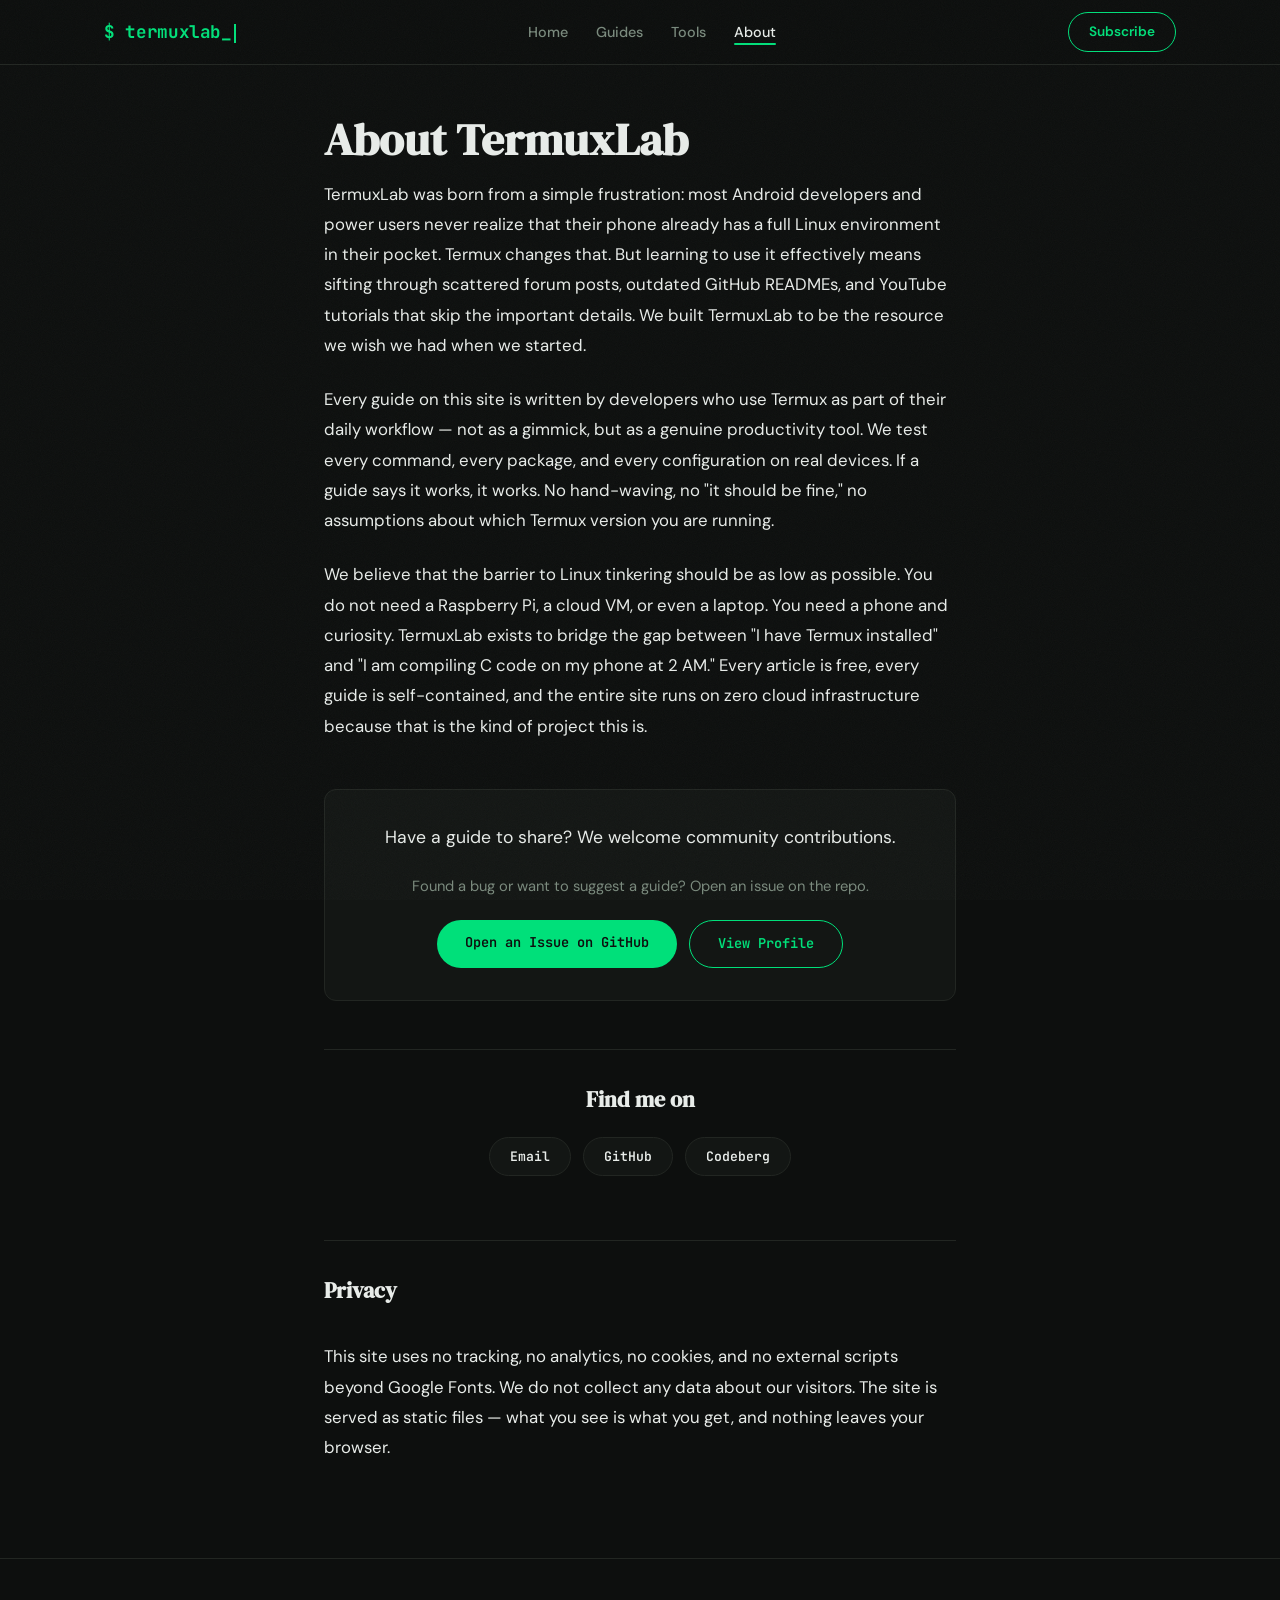
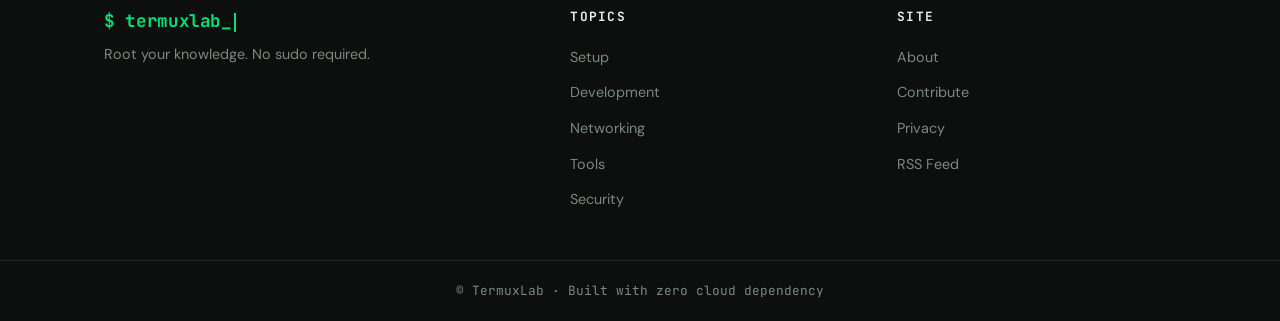
<file: about.html>
<!DOCTYPE html>
<html lang="en">
<head>
  <meta charset="UTF-8">
  <meta name="viewport" content="width=device-width, initial-scale=1.0">
  <title>About — TermuxLab</title>
  <meta name="description" content="About TermuxLab — a Termux-focused tech blog built with zero cloud dependency.">
  <meta property="og:title" content="About — TermuxLab">
  <meta property="og:description" content="About TermuxLab — a Termux-focused tech blog built with zero cloud dependency.">
  <meta property="og:url" content="https://iamshivanshcoder.github.io/termuxlab/about.html">
  <meta property="og:type" content="website">
  <link rel="preconnect" href="https://fonts.googleapis.com">
  <link rel="preconnect" href="https://fonts.gstatic.com" crossorigin>
  <link href="https://fonts.googleapis.com/css2?family=DM+Sans:ital,opsz,wght@0,9..40,300..700;1,9..40,300..700&family=DM+Serif+Display&family=JetBrains+Mono:wght@400;600;700&display=swap" rel="stylesheet">
  <link rel="stylesheet" href="style.css">
</head>
<body>

  <!-- Navbar -->
  <nav class="navbar">
    <div class="navbar-inner">
      <a href="index.html" class="logo">$ termuxlab_<span class="cursor"></span></a>
      <ul class="nav-links">
        <li><a href="index.html">Home</a></li>
        <li><a href="guides.html">Guides</a></li>
        <li><a href="tools.html">Tools</a></li>
        <li><a href="about.html" class="active">About</a></li>
      </ul>
      <a href="https://github.com/IamShivanshCoder" target="_blank" rel="noopener" class="btn-subscribe" style="text-decoration:none;display:inline-flex;align-items:center">Subscribe</a>
      <button class="hamburger" aria-label="Menu" onclick="toggleMenu()">
        <span></span><span></span><span></span>
      </button>
    </div>
  </nav>

  <!-- Mobile menu -->
  <div id="mobile-menu" class="mobile-menu">
    <a href="index.html">Home</a>
    <a href="guides.html">Guides</a>
    <a href="tools.html">Tools</a>
    <a href="about.html" class="active">About</a>
    <a href="https://github.com/IamShivanshCoder" target="_blank" rel="noopener" class="mobile-subscribe">Subscribe →</a>
  </div>

  <!-- Main content -->
  <main class="about-content">
    <h1 class="page-title">About TermuxLab</h1>

    <p>TermuxLab was born from a simple frustration: most Android developers and power users never realize that their phone already has a full Linux environment in their pocket. Termux changes that. But learning to use it effectively means sifting through scattered forum posts, outdated GitHub READMEs, and YouTube tutorials that skip the important details. We built TermuxLab to be the resource we wish we had when we started.</p>

    <p>Every guide on this site is written by developers who use Termux as part of their daily workflow — not as a gimmick, but as a genuine productivity tool. We test every command, every package, and every configuration on real devices. If a guide says it works, it works. No hand-waving, no "it should be fine," no assumptions about which Termux version you are running.</p>

    <p>We believe that the barrier to Linux tinkering should be as low as possible. You do not need a Raspberry Pi, a cloud VM, or even a laptop. You need a phone and curiosity. TermuxLab exists to bridge the gap between "I have Termux installed" and "I am compiling C code on my phone at 2 AM." Every article is free, every guide is self-contained, and the entire site runs on zero cloud infrastructure because that is the kind of project this is.</p>

    <!-- Contribute section -->
    <div id="contribute" class="contribute-box">
      <p>Have a guide to share? We welcome community contributions.</p>
      <p style="font-size:0.92rem;color:var(--muted);margin-bottom:20px;">Found a bug or want to suggest a guide? Open an issue on the repo.</p>
      <div style="display:flex;gap:12px;justify-content:center;flex-wrap:wrap;">
        <a href="https://github.com/IamShivanshCoder/termux-lab" target="_blank" rel="noopener" class="btn-contribute">Open an Issue on GitHub</a>
        <a href="https://github.com/IamShivanshCoder" target="_blank" rel="noopener" class="btn-contribute" style="background:var(--surface);color:var(--accent);border:1.5px solid var(--accent);">View Profile</a>
      </div>
    </div>

    <!-- Social links -->
    <div id="contact" style="margin-top:48px;padding-top:32px;border-top:1px solid var(--border);text-align:center;">
      <h2 class="section-heading" style="font-size:1.4rem;margin-bottom:20px;">Find me on</h2>
      <div style="display:flex;gap:12px;justify-content:center;flex-wrap:wrap;">
        <a href="mailto:shivanshbansal0308@gmail.com" class="social-pill">Email</a>
        <a href="https://github.com/IamShivanshCoder" target="_blank" rel="noopener" class="social-pill">GitHub</a>
        <a href="https://codeberg.org/ShivanshBansal" target="_blank" rel="noopener" class="social-pill">Codeberg</a>
      </div>
    </div>

    <!-- Privacy anchor -->
    <div id="privacy" style="margin-top:64px;padding-top:32px;border-top:1px solid var(--border);">
      <h2 class="section-heading" style="font-size:1.4rem;">Privacy</h2>
      <p>This site uses no tracking, no analytics, no cookies, and no external scripts beyond Google Fonts. We do not collect any data about our visitors. The site is served as static files — what you see is what you get, and nothing leaves your browser.</p>
    </div>
  </main>

  <!-- Footer -->
  <footer class="footer">
    <div class="footer-inner">
      <div class="footer-brand">
        <div class="logo">$ termuxlab_<span class="cursor"></span></div>
        <p class="tagline">Root your knowledge. No sudo required.</p>
      </div>
      <div>
        <h3 class="footer-heading">Topics</h3>
        <ul class="footer-links">
          <li><a href="guides.html?category=Setup">Setup</a></li>
          <li><a href="guides.html?category=Dev">Development</a></li>
          <li><a href="guides.html?category=Networking">Networking</a></li>
          <li><a href="tools.html">Tools</a></li>
          <li><a href="guides.html?category=Security">Security</a></li>
        </ul>
      </div>
      <div>
        <h3 class="footer-heading">Site</h3>
        <ul class="footer-links">
          <li><a href="about.html">About</a></li>
          <li><a href="https://codeberg.org/ShivanshBansal" target="_blank" rel="noopener">Contribute</a></li>
          <li><a href="about.html#privacy">Privacy</a></li>
          <li><a href="mailto:shivanshbansal0308@gmail.com">RSS Feed</a></li>
        </ul>
      </div>
    </div>
    <div class="footer-bottom">
      &copy; TermuxLab &middot; Built with zero cloud dependency
    </div>
  </footer>

  <script>
    function toggleMenu() {
      var menu = document.getElementById("mobile-menu");
      var hamburger = document.querySelector(".hamburger");
      menu.classList.toggle("open");
      hamburger.classList.toggle("open");
    }

    document.querySelectorAll(".mobile-menu a").forEach(function (link) {
      link.addEventListener("click", function () {
        document.getElementById("mobile-menu").classList.remove("open");
        document.querySelector(".hamburger").classList.remove("open");
      });
    });

    // Logo typo animation: termuxlab → termixlab → termuxlab
    // Only targets navbar logo to avoid interfering with footer or nav links
    (function () {
      var logo = document.querySelector("nav .logo");
      if (!logo) return;

      var textNode = null;
      logo.childNodes.forEach(function (node) {
        if (node.nodeType === Node.TEXT_NODE) textNode = node;
      });
      if (!textNode) return;

      var cycle = [
        function (cb) { typeText(textNode, "$ term", 80, cb); },
        function (cb) { typeText(textNode, "$ termixlab_", 80, cb); },
        function (cb) { setTimeout(cb, 600); },
        function (cb) { typeText(textNode, "$ term", 80, cb); },
        function (cb) { typeText(textNode, "$ termuxlab_", 80, cb); },
        function (cb) { setTimeout(cb, 6000); }
      ];

      var phase = 0;
      function runNext() {
        cycle[phase](function () {
          phase = (phase + 1) % cycle.length;
          runNext();
        });
      }
      setTimeout(runNext, 5000);

      function typeText(node, target, speed, cb) {
        var current = node.textContent;
        if (current === target) { cb(); return; }
        var tLen = target.length;
        var cLen = current.length;
        if (cLen > tLen || current.slice(0, Math.min(cLen, tLen)) !== target.slice(0, Math.min(cLen, tLen))) {
          var i = cLen;
          function back() {
            if (i <= 0 || current.slice(0, i) === target.slice(0, Math.min(i, tLen))) { typeFwd(node, target, i, speed, cb); return; }
            i--; node.textContent = current.slice(0, i); setTimeout(back, speed);
          }
          back();
        } else { typeFwd(node, target, cLen, speed, cb); }
      }

      function typeFwd(node, target, start, speed, cb) {
        var i = start;
        function type() { if (i >= target.length) { cb(); return; } i++; node.textContent = target.slice(0, i); setTimeout(type, speed); }
        type();
      }
    })();
  </script>
</body>
</html>
</file>
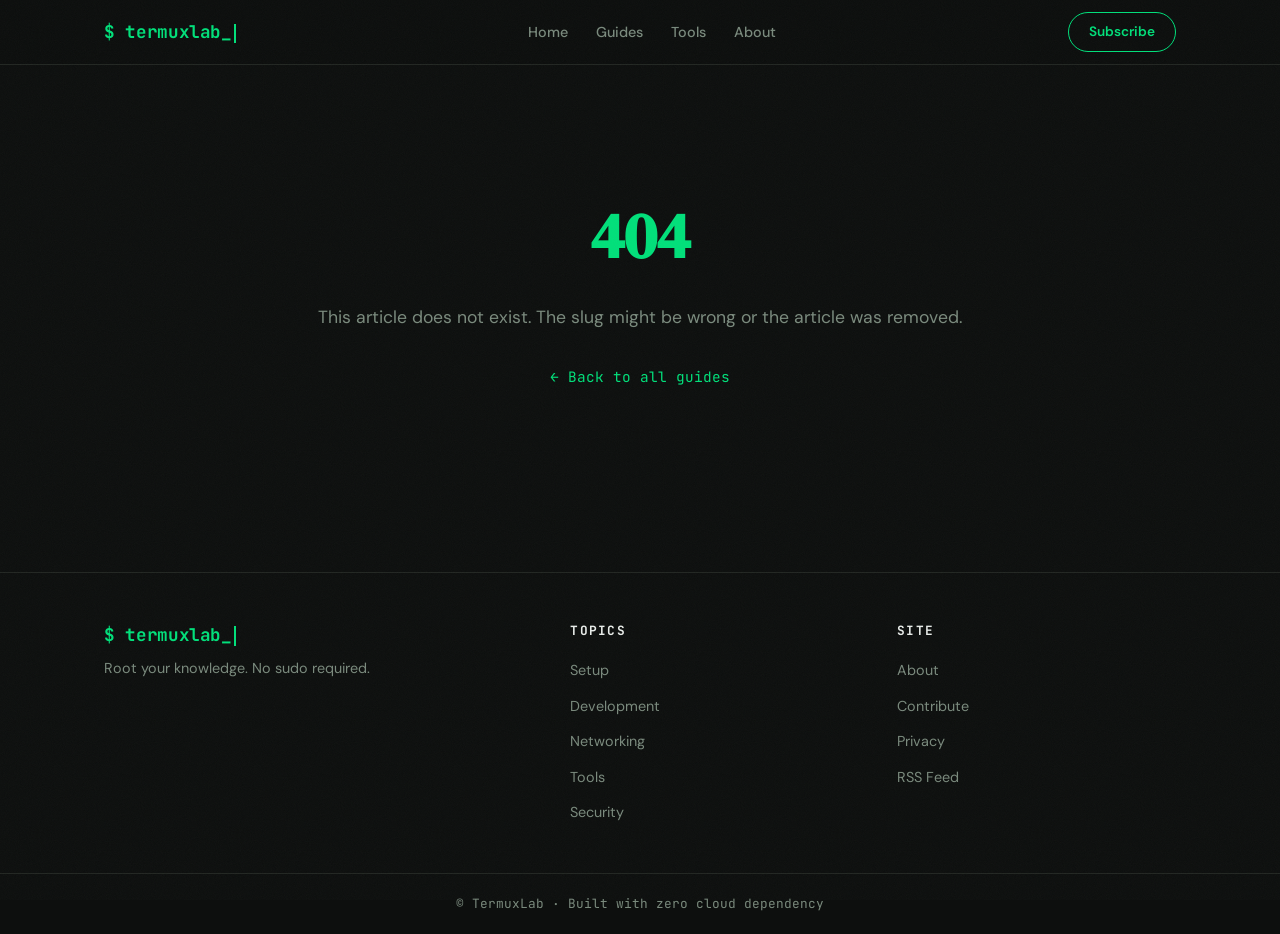
<file: article.html>
<!DOCTYPE html>
<html lang="en">
<head>
  <meta charset="UTF-8">
  <meta name="viewport" content="width=device-width, initial-scale=1.0">
  <title>TermuxLab — Article</title>
  <meta name="description" content="Read this TermuxLab guide on your Android terminal.">
  <meta property="og:title" content="TermuxLab — Article">
  <meta property="og:description" content="Read this TermuxLab guide on your Android terminal.">
  <meta property="og:url" content="https://iamshivanshcoder.github.io/termuxlab/article.html">
  <meta property="og:type" content="article">
  <link rel="preconnect" href="https://fonts.googleapis.com">
  <link rel="preconnect" href="https://fonts.gstatic.com" crossorigin>
  <link href="https://fonts.googleapis.com/css2?family=DM+Sans:ital,opsz,wght@0,9..40,300..700;1,9..40,300..700&family=DM+Serif+Display&family=JetBrains+Mono:wght@400;600;700&display=swap" rel="stylesheet">
  <link rel="stylesheet" href="style.css">
</head>
<body>

  <!-- Reading progress bar -->
  <div id="progress-bar" class="progress-bar"></div>

  <!-- Navbar -->
  <nav class="navbar">
    <div class="navbar-inner">
      <a href="index.html" class="logo">$ termuxlab_<span class="cursor"></span></a>
      <ul class="nav-links">
        <li><a href="index.html">Home</a></li>
        <li><a href="guides.html">Guides</a></li>
        <li><a href="tools.html">Tools</a></li>
        <li><a href="about.html">About</a></li>
      </ul>
      <a href="https://github.com/IamShivanshCoder" target="_blank" rel="noopener" class="btn-subscribe" style="text-decoration:none;display:inline-flex;align-items:center">Subscribe</a>
      <button class="hamburger" aria-label="Menu" onclick="toggleMenu()">
        <span></span><span></span><span></span>
      </button>
    </div>
  </nav>

  <!-- Mobile menu -->
  <div id="mobile-menu" class="mobile-menu">
    <a href="index.html">Home</a>
    <a href="guides.html">Guides</a>
    <a href="tools.html">Tools</a>
    <a href="about.html">About</a>
    <a href="https://github.com/IamShivanshCoder" target="_blank" rel="noopener" class="mobile-subscribe">Subscribe →</a>
  </div>

  <!-- Main content rendered by JS -->
  <main id="article-content"></main>

  <!-- Footer -->
  <footer class="footer">
    <div class="footer-inner">
      <div class="footer-brand">
        <div class="logo">$ termuxlab_<span class="cursor"></span></div>
        <p class="tagline">Root your knowledge. No sudo required.</p>
      </div>
      <div>
        <h3 class="footer-heading">Topics</h3>
        <ul class="footer-links">
          <li><a href="guides.html?category=Setup">Setup</a></li>
          <li><a href="guides.html?category=Dev">Development</a></li>
          <li><a href="guides.html?category=Networking">Networking</a></li>
          <li><a href="tools.html">Tools</a></li>
          <li><a href="guides.html?category=Security">Security</a></li>
        </ul>
      </div>
      <div>
        <h3 class="footer-heading">Site</h3>
        <ul class="footer-links">
          <li><a href="about.html">About</a></li>
          <li><a href="https://codeberg.org/ShivanshBansal" target="_blank" rel="noopener">Contribute</a></li>
          <li><a href="about.html#privacy">Privacy</a></li>
          <li><a href="mailto:shivanshbansal0308@gmail.com">RSS Feed</a></li>
        </ul>
      </div>
    </div>
    <div class="footer-bottom">
      &copy; TermuxLab &middot; Built with zero cloud dependency
    </div>
  </footer>

  <script>
    window.onArticlesReady = function () {
      var params = new URLSearchParams(window.location.search);
      var slug = params.get("id");
      var container = document.getElementById("article-content");

      if (!slug) {
        render404(container);
        return;
      }

      var article = null;
      for (var i = 0; i < ARTICLES.length; i++) {
        if (ARTICLES[i].id === slug) {
          article = ARTICLES[i];
          break;
        }
      }

      if (!article) {
        render404(container);
        return;
      }

      document.title = article.title + " — TermuxLab";
      updateMetaTag("description", article.subtitle);
      updateMetaTag("og:title", article.title + " — TermuxLab");
      updateMetaTag("og:description", article.subtitle);

      var initials = article.author.split(" ").map(function (w) { return w[0]; }).join("").toUpperCase().slice(0, 2);

      var html = "";
      html += '<div class="article-header">';
      html += '  <span class="hero-tag">' + escapeHtml(article.category) + '</span>';
      html += '  <p class="readtime-inline">' + escapeHtml(article.readTime) + '</p>';
      html += '  <h1 class="article-title">' + escapeHtml(article.title) + '</h1>';
      html += '  <p class="article-subtitle">' + escapeHtml(article.subtitle) + '</p>';
      html += '  <div class="author-row">';
      html += '    <div class="author-avatar">' + initials + '</div>';
      html += '    <div class="author-info">';
      html += '      <div class="author-name">' + escapeHtml(article.author) + '</div>';
      html += '      <div class="author-date">' + escapeHtml(article.date) + '</div>';
      html += '    </div>';
      html += '  </div>';
      html += '</div>';

      html += '<div class="article-cover-wrap">';
      html += '  <img class="article-cover" src="' + article.cover + '" alt="' + escapeHtml(article.title) + '">';
      html += '</div>';

      html += '<div class="article-body">';
      html += article.content;
      html += '</div>';

      html += '<div class="article-bottom">';
      html += '  <a href="guides.html" class="back-link">&larr; Back to all guides</a>';
      html += '  <h3 class="more-heading">More guides</h3>';

      var others = ARTICLES.filter(function (a) { return a.id !== article.id; });
      shuffleArray(others);
      var picks = others.slice(0, 2);

      html += '  <div class="more-grid">';
      picks.forEach(function (a) {
        html +=
          '<a href="article.html?id=' + encodeURIComponent(a.id) + '" class="more-card">' +
            '<img class="more-card-cover" src="' + a.cover + '" alt="' + escapeHtml(a.title) + '" loading="lazy">' +
            '<div class="more-card-body">' +
              '<span class="card-tag">' + escapeHtml(a.category) + '</span>' +
              '<h4 class="card-title">' + escapeHtml(a.title) + '</h4>' +
              '<div class="card-meta">' +
                '<span>' + escapeHtml(a.readTime) + '</span>' +
              '</div>' +
            '</div>' +
          '</a>';
      });
      html += '  </div>';
      html += '</div>';

      container.innerHTML = html;
    };

    function render404(container) {
      container.innerHTML =
        '<div class="not-found">' +
          '<h1>404</h1>' +
          '<p>This article does not exist. The slug might be wrong or the article was removed.</p>' +
          '<a href="guides.html" class="back-link" style="justify-content:center">&larr; Back to all guides</a>' +
        '</div>';
    }

    function shuffleArray(arr) {
      for (var i = arr.length - 1; i > 0; i--) {
        var j = Math.floor(Math.random() * (i + 1));
        var tmp = arr[i];
        arr[i] = arr[j];
        arr[j] = tmp;
      }
    }

    function escapeHtml(text) {
      var div = document.createElement("div");
      div.appendChild(document.createTextNode(text));
      return div.innerHTML;
    }

    function updateMetaTag(name, content) {
      var meta = document.querySelector('meta[name="' + name + '"]') ||
                 document.querySelector('meta[property="' + name + '"]');
      if (meta) meta.setAttribute("content", content);
    }

    var progressBar = document.getElementById("progress-bar");
    if (progressBar) {
      window.addEventListener("scroll", function () {
        var scrollTop = window.pageYOffset || document.documentElement.scrollTop;
        var docHeight = document.documentElement.scrollHeight - document.documentElement.clientHeight;
        var scrollPercent = docHeight > 0 ? (scrollTop / docHeight) * 100 : 0;
        progressBar.style.width = scrollPercent + "%";
      });
    }

    function toggleMenu() {
      var menu = document.getElementById("mobile-menu");
      var hamburger = document.querySelector(".hamburger");
      menu.classList.toggle("open");
      hamburger.classList.toggle("open");
    }

    document.querySelectorAll(".mobile-menu a").forEach(function (link) {
      link.addEventListener("click", function () {
        document.getElementById("mobile-menu").classList.remove("open");
        document.querySelector(".hamburger").classList.remove("open");
      });
    });

    // Logo typo animation: termuxlab → termixlab → termuxlab
    (function () {
      var logo = document.querySelector("nav .logo");
      if (!logo) return;

      var textNode = null;
      logo.childNodes.forEach(function (node) {
        if (node.nodeType === Node.TEXT_NODE) textNode = node;
      });
      if (!textNode) return;

      var cycle = [
        function (cb) { typeText(textNode, "$ term", 80, cb); },
        function (cb) { typeText(textNode, "$ termixlab_", 80, cb); },
        function (cb) { setTimeout(cb, 600); },
        function (cb) { typeText(textNode, "$ term", 80, cb); },
        function (cb) { typeText(textNode, "$ termuxlab_", 80, cb); },
        function (cb) { setTimeout(cb, 6000); }
      ];

      var phase = 0;
      function runNext() {
        cycle[phase](function () {
          phase = (phase + 1) % cycle.length;
          runNext();
        });
      }
      setTimeout(runNext, 5000);

      function typeText(node, target, speed, cb) {
        var current = node.textContent;
        if (current === target) { cb(); return; }
        var tLen = target.length;
        var cLen = current.length;
        if (cLen > tLen || current.slice(0, Math.min(cLen, tLen)) !== target.slice(0, Math.min(cLen, tLen))) {
          var i = cLen;
          function back() {
            if (i <= 0 || current.slice(0, i) === target.slice(0, Math.min(i, tLen))) { typeFwd(node, target, i, speed, cb); return; }
            i--; node.textContent = current.slice(0, i); setTimeout(back, speed);
          }
          back();
        } else { typeFwd(node, target, cLen, speed, cb); }
      }

      function typeFwd(node, target, start, speed, cb) {
        var i = start;
        function type() { if (i >= target.length) { cb(); return; } i++; node.textContent = target.slice(0, i); setTimeout(type, speed); }
        type();
      }
    })();
  </script>
  <script src="articles/index.js"></script>
  <script src="js/loader.js"></script>
</body>
</html>
</file>
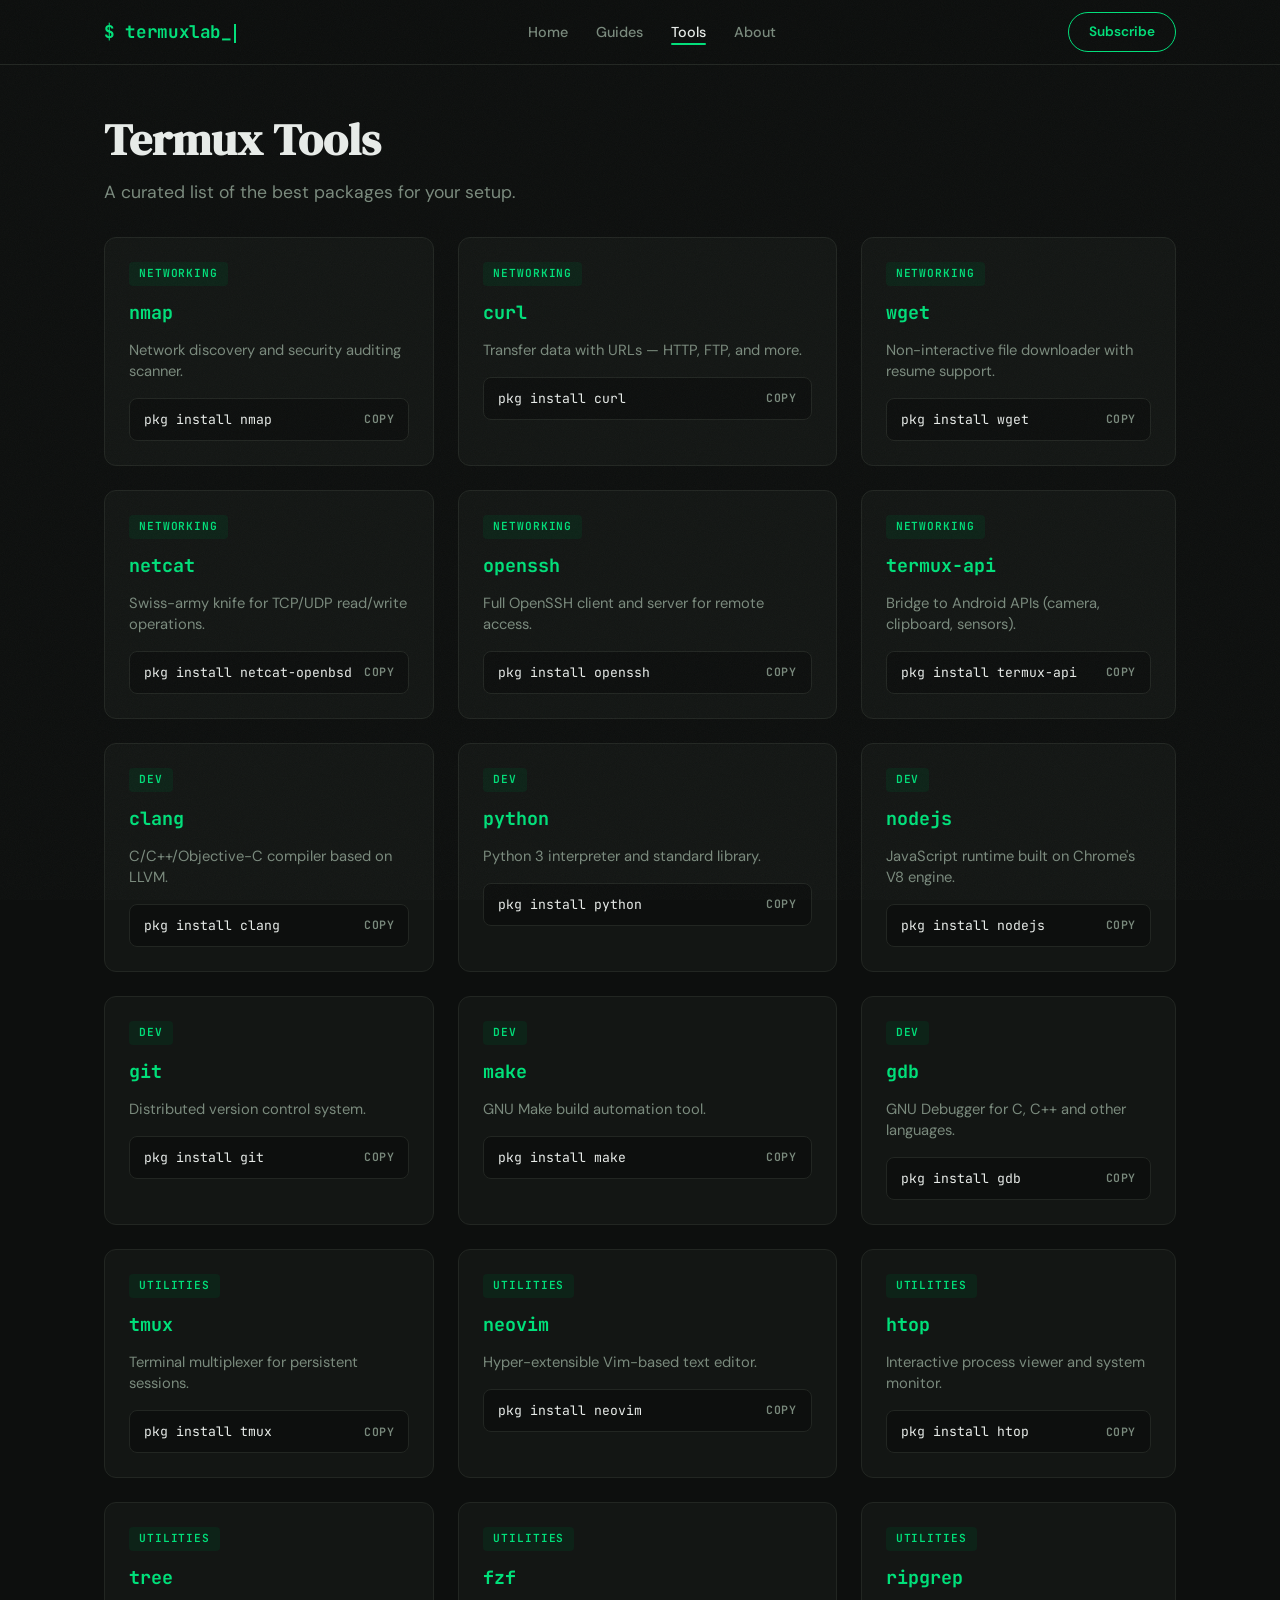
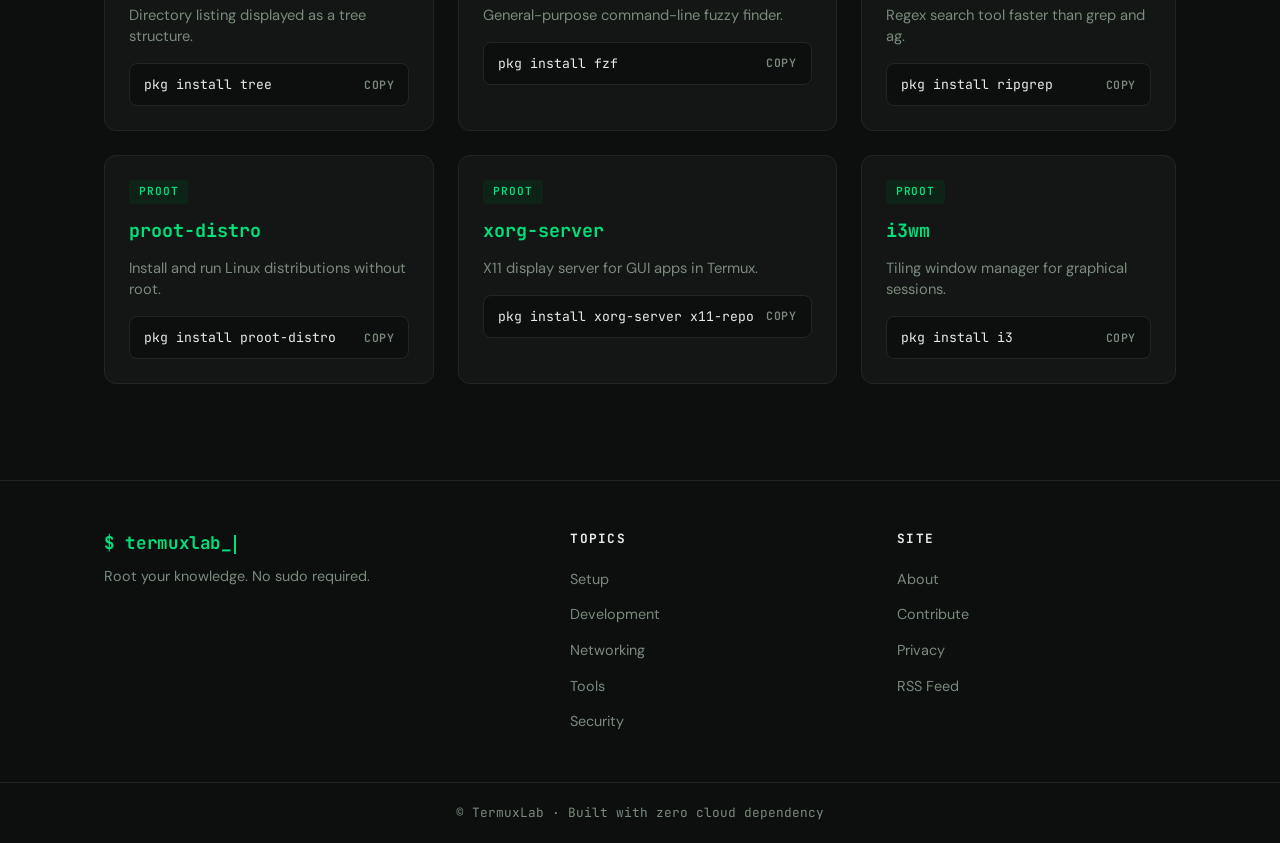
<file: tools.html>
<!DOCTYPE html>
<html lang="en">
<head>
  <meta charset="UTF-8">
  <meta name="viewport" content="width=device-width, initial-scale=1.0">
  <title>Termux Tools — TermuxLab</title>
  <meta name="description" content="Curated list of the best Termux packages for networking, development, utilities, and proot setups.">
  <meta property="og:title" content="Termux Tools — TermuxLab">
  <meta property="og:description" content="Curated list of the best Termux packages for networking, development, utilities, and proot setups.">
  <meta property="og:url" content="https://iamshivanshcoder.github.io/termuxlab/tools.html">
  <meta property="og:type" content="website">
  <link rel="preconnect" href="https://fonts.googleapis.com">
  <link rel="preconnect" href="https://fonts.gstatic.com" crossorigin>
  <link href="https://fonts.googleapis.com/css2?family=DM+Sans:ital,opsz,wght@0,9..40,300..700;1,9..40,300..700&family=DM+Serif+Display&family=JetBrains+Mono:wght@400;600;700&display=swap" rel="stylesheet">
  <link rel="stylesheet" href="style.css">
</head>
<body>

  <!-- Navbar -->
  <nav class="navbar">
    <div class="navbar-inner">
      <a href="index.html" class="logo">$ termuxlab_<span class="cursor"></span></a>
      <ul class="nav-links">
        <li><a href="index.html">Home</a></li>
        <li><a href="guides.html">Guides</a></li>
        <li><a href="tools.html" class="active">Tools</a></li>
        <li><a href="about.html">About</a></li>
      </ul>
      <a href="https://github.com/IamShivanshCoder" target="_blank" rel="noopener" class="btn-subscribe" style="text-decoration:none;display:inline-flex;align-items:center">Subscribe</a>
      <button class="hamburger" aria-label="Menu" onclick="toggleMenu()">
        <span></span><span></span><span></span>
      </button>
    </div>
  </nav>

  <!-- Mobile menu -->
  <div id="mobile-menu" class="mobile-menu">
    <a href="index.html">Home</a>
    <a href="guides.html">Guides</a>
    <a href="tools.html" class="active">Tools</a>
    <a href="about.html">About</a>
    <a href="https://github.com/IamShivanshCoder" target="_blank" rel="noopener" class="mobile-subscribe">Subscribe →</a>
  </div>

  <!-- Main content -->
  <main class="container">
    <div class="page-header">
      <h1 class="page-title">Termux Tools</h1>
      <p class="page-subtitle">A curated list of the best packages for your setup.</p>
    </div>

    <div id="tools-grid" class="article-grid" style="padding-bottom:64px;"></div>
  </main>

  <!-- Footer -->
  <footer class="footer">
    <div class="footer-inner">
      <div class="footer-brand">
        <div class="logo">$ termuxlab_<span class="cursor"></span></div>
        <p class="tagline">Root your knowledge. No sudo required.</p>
      </div>
      <div>
        <h3 class="footer-heading">Topics</h3>
        <ul class="footer-links">
          <li><a href="guides.html?category=Setup">Setup</a></li>
          <li><a href="guides.html?category=Dev">Development</a></li>
          <li><a href="guides.html?category=Networking">Networking</a></li>
          <li><a href="tools.html">Tools</a></li>
          <li><a href="guides.html?category=Security">Security</a></li>
        </ul>
      </div>
      <div>
        <h3 class="footer-heading">Site</h3>
        <ul class="footer-links">
          <li><a href="about.html">About</a></li>
          <li><a href="https://codeberg.org/ShivanshBansal" target="_blank" rel="noopener">Contribute</a></li>
          <li><a href="about.html#privacy">Privacy</a></li>
          <li><a href="mailto:shivanshbansal0308@gmail.com">RSS Feed</a></li>
        </ul>
      </div>
    </div>
    <div class="footer-bottom">
      &copy; TermuxLab &middot; Built with zero cloud dependency
    </div>
  </footer>

  <script>
    var TOOLS = [
      { name: "nmap",        desc: "Network discovery and security auditing scanner.",           category: "Networking",  cmd: "pkg install nmap" },
      { name: "curl",        desc: "Transfer data with URLs — HTTP, FTP, and more.",             category: "Networking",  cmd: "pkg install curl" },
      { name: "wget",        desc: "Non-interactive file downloader with resume support.",       category: "Networking",  cmd: "pkg install wget" },
      { name: "netcat",      desc: "Swiss-army knife for TCP/UDP read/write operations.",        category: "Networking",  cmd: "pkg install netcat-openbsd" },
      { name: "openssh",     desc: "Full OpenSSH client and server for remote access.",          category: "Networking",  cmd: "pkg install openssh" },
      { name: "termux-api",  desc: "Bridge to Android APIs (camera, clipboard, sensors).",       category: "Networking",  cmd: "pkg install termux-api" },
      { name: "clang",       desc: "C/C++/Objective-C compiler based on LLVM.",                  category: "Dev",         cmd: "pkg install clang" },
      { name: "python",      desc: "Python 3 interpreter and standard library.",                 category: "Dev",         cmd: "pkg install python" },
      { name: "nodejs",      desc: "JavaScript runtime built on Chrome's V8 engine.",            category: "Dev",         cmd: "pkg install nodejs" },
      { name: "git",         desc: "Distributed version control system.",                        category: "Dev",         cmd: "pkg install git" },
      { name: "make",        desc: "GNU Make build automation tool.",                            category: "Dev",         cmd: "pkg install make" },
      { name: "gdb",         desc: "GNU Debugger for C, C++ and other languages.",              category: "Dev",         cmd: "pkg install gdb" },
      { name: "tmux",        desc: "Terminal multiplexer for persistent sessions.",              category: "Utilities",   cmd: "pkg install tmux" },
      { name: "neovim",      desc: "Hyper-extensible Vim-based text editor.",                    category: "Utilities",   cmd: "pkg install neovim" },
      { name: "htop",        desc: "Interactive process viewer and system monitor.",             category: "Utilities",   cmd: "pkg install htop" },
      { name: "tree",        desc: "Directory listing displayed as a tree structure.",           category: "Utilities",   cmd: "pkg install tree" },
      { name: "fzf",         desc: "General-purpose command-line fuzzy finder.",                 category: "Utilities",   cmd: "pkg install fzf" },
      { name: "ripgrep",     desc: "Regex search tool faster than grep and ag.",                 category: "Utilities",   cmd: "pkg install ripgrep" },
      { name: "proot-distro",desc: "Install and run Linux distributions without root.",          category: "Proot",       cmd: "pkg install proot-distro" },
      { name: "xorg-server", desc: "X11 display server for GUI apps in Termux.",                 category: "Proot",       cmd: "pkg install xorg-server x11-repo" },
      { name: "i3wm",        desc: "Tiling window manager for graphical sessions.",              category: "Proot",       cmd: "pkg install i3" }
    ];

    document.addEventListener("DOMContentLoaded", function () {
      var grid = document.getElementById("tools-grid");
      var html = "";
      TOOLS.forEach(function (tool) {
        html +=
          '<div class="tool-card">' +
            '<span class="card-tag">' + tool.category + '</span>' +
            '<h3 class="tool-name">' + escapeHtml(tool.name) + '</h3>' +
            '<p class="tool-desc">' + escapeHtml(tool.desc) + '</p>' +
            '<div class="tool-code" data-cmd="' + escapeHtml(tool.cmd) + '" onclick="copyCmd(this)">' +
              '<code>' + escapeHtml(tool.cmd) + '</code>' +
              '<span class="copy-label">Copy</span>' +
            '</div>' +
          '</div>';
      });
      grid.innerHTML = html;
    });

    function copyCmd(el) {
      var cmd = el.getAttribute("data-cmd");
      var label = el.querySelector(".copy-label");
      if (navigator.clipboard && navigator.clipboard.writeText) {
        navigator.clipboard.writeText(cmd).then(function () { showCopied(el, label); });
      } else {
        var ta = document.createElement("textarea");
        ta.value = cmd;
        ta.style.position = "fixed";
        ta.style.opacity = "0";
        document.body.appendChild(ta);
        ta.select();
        document.execCommand("copy");
        document.body.removeChild(ta);
        showCopied(el, label);
      }
    }

    function showCopied(el, label) {
      el.classList.add("copied");
      label.textContent = "Copied!";
      setTimeout(function () { el.classList.remove("copied"); label.textContent = "Copy"; }, 1500);
    }

    function escapeHtml(text) {
      var div = document.createElement("div");
      div.appendChild(document.createTextNode(text));
      return div.innerHTML;
    }

    function toggleMenu() {
      var menu = document.getElementById("mobile-menu");
      var hamburger = document.querySelector(".hamburger");
      menu.classList.toggle("open");
      hamburger.classList.toggle("open");
    }

    document.querySelectorAll(".mobile-menu a").forEach(function (link) {
      link.addEventListener("click", function () {
        document.getElementById("mobile-menu").classList.remove("open");
        document.querySelector(".hamburger").classList.remove("open");
      });
    });

    // Logo typo animation: termuxlab → termixlab → termuxlab
    // Only targets navbar logo to avoid interfering with footer or nav links
    (function () {
      var logo = document.querySelector("nav .logo");
      if (!logo) return;

      var textNode = null;
      logo.childNodes.forEach(function (node) {
        if (node.nodeType === Node.TEXT_NODE) textNode = node;
      });
      if (!textNode) return;

      var cycle = [
        function (cb) { typeText(textNode, "$ term", 80, cb); },
        function (cb) { typeText(textNode, "$ termixlab_", 80, cb); },
        function (cb) { setTimeout(cb, 600); },
        function (cb) { typeText(textNode, "$ term", 80, cb); },
        function (cb) { typeText(textNode, "$ termuxlab_", 80, cb); },
        function (cb) { setTimeout(cb, 6000); }
      ];

      var phase = 0;
      function runNext() {
        cycle[phase](function () {
          phase = (phase + 1) % cycle.length;
          runNext();
        });
      }
      setTimeout(runNext, 5000);

      function typeText(node, target, speed, cb) {
        var current = node.textContent;
        if (current === target) { cb(); return; }
        var tLen = target.length;
        var cLen = current.length;
        if (cLen > tLen || current.slice(0, Math.min(cLen, tLen)) !== target.slice(0, Math.min(cLen, tLen))) {
          var i = cLen;
          function back() {
            if (i <= 0 || current.slice(0, i) === target.slice(0, Math.min(i, tLen))) { typeFwd(node, target, i, speed, cb); return; }
            i--; node.textContent = current.slice(0, i); setTimeout(back, speed);
          }
          back();
        } else { typeFwd(node, target, cLen, speed, cb); }
      }

      function typeFwd(node, target, start, speed, cb) {
        var i = start;
        function type() { if (i >= target.length) { cb(); return; } i++; node.textContent = target.slice(0, i); setTimeout(type, speed); }
        type();
      }
    })();
  </script>
</body>
</html>
</file>
<file: style.css>
/* ============================================================
   TermuxLab — Style Sheet
   Editorial dark theme: terminal meets magazine
   ============================================================ */

/* --- Reset & Base --- */
*, *::before, *::after {
  margin: 0;
  padding: 0;
  box-sizing: border-box;
}

:root {
  --bg: #0d0f0e;
  --surface: #131614;
  --surface2: #1a1d1b;
  --border: #222622;
  --accent: #00e07a;
  --accent2: #00b85c;
  --text: #e8ece9;
  --muted: #7a8a7d;
  --tag-bg: #0d2318;
  --tag-text: #00e07a;
  --font-heading: 'DM Serif Display', Georgia, serif;
  --font-body: 'DM Sans', system-ui, sans-serif;
  --font-mono: 'JetBrains Mono', 'Fira Code', monospace;
  --max-content: 1120px;
  --max-article: 680px;
  --radius: 12px;
  --radius-sm: 8px;
  --transition: 0.25s cubic-bezier(0.4, 0, 0.2, 1);
}

html {
  scroll-behavior: smooth;
  -webkit-text-size-adjust: 100%;
}

body {
  font-family: var(--font-body);
  background-color: var(--bg);
  color: var(--text);
  line-height: 1.6;
  -webkit-font-smoothing: antialiased;
  -moz-osx-font-smoothing: grayscale;
  position: relative;
  overflow-x: hidden;
}

/* Noise texture overlay */
body::after {
  content: '';
  position: fixed;
  inset: 0;
  pointer-events: none;
  z-index: 9999;
  opacity: 0.035;
  background-image: url("data:image/svg+xml,%3Csvg viewBox='0 0 256 256' xmlns='http://www.w3.org/2000/svg'%3E%3Cfilter id='n'%3E%3CfeTurbulence type='fractalNoise' baseFrequency='0.85' numOctaves='4' stitchTiles='stitch'/%3E%3C/filter%3E%3Crect width='100%25' height='100%25' filter='url(%23n)'/%3E%3C/svg%3E");
  background-size: 200px;
}

a {
  color: inherit;
  text-decoration: none;
}

img {
  display: block;
  max-width: 100%;
}

/* --- Container --- */
.container {
  width: 100%;
  max-width: var(--max-content);
  margin: 0 auto;
  padding: 0 24px;
}

/* --- Navbar --- */
.navbar {
  position: sticky;
  top: 0;
  z-index: 100;
  background: rgba(13, 15, 14, 0.75);
  backdrop-filter: blur(16px);
  -webkit-backdrop-filter: blur(16px);
  border-bottom: 1px solid var(--border);
}

.navbar-inner {
  display: flex;
  align-items: center;
  justify-content: space-between;
  height: 64px;
  max-width: var(--max-content);
  margin: 0 auto;
  padding: 0 24px;
}

.logo {
  font-family: var(--font-mono);
  font-size: 1.1rem;
  font-weight: 700;
  color: var(--accent);
  letter-spacing: -0.02em;
}

.logo .cursor {
  display: inline-block;
  width: 2px;
  height: 1.1em;
  background: var(--accent);
  margin-left: 2px;
  vertical-align: text-bottom;
  animation: blink 1s step-end infinite;
}

@keyframes blink {
  50% { opacity: 0; }
}

.nav-links {
  display: flex;
  align-items: center;
  gap: 28px;
  list-style: none;
}

.nav-links a {
  font-size: 0.9rem;
  font-weight: 500;
  color: var(--muted);
  transition: color var(--transition);
  position: relative;
}

.nav-links a:hover,
.nav-links a.active {
  color: var(--text);
}

.nav-links a.active::after {
  content: '';
  position: absolute;
  bottom: -4px;
  left: 0;
  right: 0;
  height: 2px;
  background: var(--accent);
  border-radius: 1px;
}

.btn-subscribe {
  font-family: var(--font-body);
  font-size: 0.85rem;
  font-weight: 600;
  padding: 8px 20px;
  border: 1.5px solid var(--accent);
  border-radius: 100px;
  background: transparent;
  color: var(--accent);
  cursor: pointer;
  transition: all var(--transition);
}

.btn-subscribe:hover {
  background: var(--accent);
  color: var(--bg);
}

/* --- Hero / Featured Article --- */
.hero {
  padding: 48px 0 56px;
}

.hero-card {
  display: grid;
  grid-template-columns: 1.2fr 1fr;
  gap: 0;
  background: var(--surface);
  border: 1px solid var(--border);
  border-radius: var(--radius);
  overflow: hidden;
  cursor: pointer;
  transition: border-color var(--transition), transform var(--transition);
}

.hero-card:hover {
  border-color: var(--accent2);
  transform: translateY(-2px);
}

.hero-cover {
  width: 100%;
  height: 100%;
  min-height: 380px;
  object-fit: cover;
}

.hero-content {
  display: flex;
  flex-direction: column;
  justify-content: center;
  padding: 48px 40px;
  gap: 16px;
}

.hero-tag {
  font-family: var(--font-mono);
  font-size: 0.75rem;
  font-weight: 600;
  text-transform: uppercase;
  letter-spacing: 0.08em;
  color: var(--tag-text);
  background: var(--tag-bg);
  padding: 4px 12px;
  border-radius: 4px;
  width: fit-content;
}

.hero-title {
  font-family: var(--font-heading);
  font-size: clamp(1.8rem, 3vw, 2.6rem);
  line-height: 1.2;
  color: var(--text);
}

.hero-subtitle {
  font-size: 1.05rem;
  color: var(--muted);
  line-height: 1.5;
}

.hero-meta {
  font-size: 0.85rem;
  color: var(--muted);
  display: flex;
  align-items: center;
  gap: 8px;
  margin-top: 4px;
}

.hero-meta .dot {
  width: 3px;
  height: 3px;
  border-radius: 50%;
  background: var(--muted);
}

/* --- Section Heading --- */
.section-heading {
  font-family: var(--font-heading);
  font-size: 1.8rem;
  margin-bottom: 32px;
  color: var(--text);
}

/* --- Article Grid --- */
.latest {
  padding: 0 0 64px;
}

.article-grid {
  display: grid;
  grid-template-columns: repeat(3, 1fr);
  gap: 24px;
}

.article-card {
  background: var(--surface);
  border: 1px solid var(--border);
  border-radius: var(--radius);
  overflow: hidden;
  cursor: pointer;
  transition: transform var(--transition), border-color var(--transition);
}

.article-card:hover {
  transform: translateY(-4px);
  border-color: var(--accent2);
}

.card-cover {
  width: 100%;
  aspect-ratio: 16 / 10;
  object-fit: cover;
  display: block;
}

.card-body {
  padding: 20px;
  display: flex;
  flex-direction: column;
  gap: 10px;
}

.card-tag {
  font-family: var(--font-mono);
  font-size: 0.7rem;
  font-weight: 600;
  text-transform: uppercase;
  letter-spacing: 0.08em;
  color: var(--tag-text);
  background: var(--tag-bg);
  padding: 3px 10px;
  border-radius: 4px;
  width: fit-content;
}

.card-title {
  font-family: var(--font-heading);
  font-size: 1.25rem;
  line-height: 1.3;
  color: var(--text);
  display: -webkit-box;
  -webkit-line-clamp: 2;
  -webkit-box-orient: vertical;
  overflow: hidden;
}

.card-subtitle {
  font-size: 0.9rem;
  color: var(--muted);
  line-height: 1.45;
  display: -webkit-box;
  -webkit-line-clamp: 2;
  -webkit-box-orient: vertical;
  overflow: hidden;
}

.card-meta {
  font-size: 0.8rem;
  color: var(--muted);
  display: flex;
  align-items: center;
  gap: 8px;
  margin-top: auto;
  padding-top: 8px;
}

.card-meta .dot {
  width: 3px;
  height: 3px;
  border-radius: 50%;
  background: var(--muted);
}

/* --- Article Page --- */
.article-header {
  padding: 48px 0 0;
  text-align: center;
}

.article-header .hero-tag {
  margin: 0 auto 16px;
  display: inline-flex;
}

.article-header .readtime-inline {
  font-family: var(--font-mono);
  font-size: 0.8rem;
  color: var(--muted);
  margin-bottom: 16px;
}

.article-title {
  font-family: var(--font-heading);
  font-size: clamp(2rem, 4.5vw, 3rem);
  line-height: 1.15;
  max-width: var(--max-article);
  margin: 0 auto 16px;
  color: var(--text);
}

.article-subtitle {
  font-size: 1.15rem;
  color: var(--muted);
  max-width: var(--max-article);
  margin: 0 auto 24px;
  line-height: 1.5;
}

.author-row {
  display: flex;
  align-items: center;
  justify-content: center;
  gap: 12px;
  margin-bottom: 32px;
}

.author-avatar {
  width: 40px;
  height: 40px;
  border-radius: 50%;
  background: var(--surface2);
  border: 2px solid var(--border);
  display: flex;
  align-items: center;
  justify-content: center;
  font-family: var(--font-mono);
  font-size: 0.85rem;
  font-weight: 700;
  color: var(--accent);
}

.author-info {
  text-align: left;
}

.author-name {
  font-weight: 600;
  font-size: 0.95rem;
  color: var(--text);
}

.author-date {
  font-size: 0.8rem;
  color: var(--muted);
}

.article-cover-wrap {
  margin: 32px auto 0;
  max-width: var(--max-content);
  padding: 0 24px;
}

.article-cover {
  width: 100%;
  max-height: 480px;
  object-fit: cover;
  border-radius: var(--radius);
}

/* Article body */
.article-body {
  max-width: var(--max-article);
  margin: 48px auto 0;
  padding: 0 24px;
  line-height: 1.8;
}

.article-body h2 {
  font-family: var(--font-heading);
  font-size: 1.7rem;
  line-height: 1.3;
  color: var(--text);
  margin: 48px 0 16px;
}

.article-body h2:first-child {
  margin-top: 0;
}

.article-body p {
  margin-bottom: 20px;
  color: var(--text);
  font-size: 1.05rem;
}

.article-body ul,
.article-body ol {
  margin: 0 0 20px 24px;
  color: var(--text);
  font-size: 1.05rem;
}

.article-body li {
  margin-bottom: 8px;
}

.article-body blockquote {
  border-left: 3px solid var(--accent);
  padding: 16px 24px;
  margin: 24px 0;
  background: var(--surface);
  border-radius: 0 var(--radius-sm) var(--radius-sm) 0;
  font-style: italic;
  color: var(--muted);
  font-size: 1rem;
  line-height: 1.7;
}

.article-body pre {
  background: var(--surface);
  border: 1px solid var(--border);
  border-radius: var(--radius-sm);
  padding: 20px;
  margin: 24px 0;
  overflow-x: auto;
}

.article-body pre code {
  font-family: var(--font-mono);
  font-size: 0.88rem;
  line-height: 1.65;
  color: var(--text);
}

.article-body code:not(pre code) {
  font-family: var(--font-mono);
  font-size: 0.88em;
  background: var(--tag-bg);
  color: var(--tag-text);
  padding: 2px 7px;
  border-radius: 4px;
}

/* Bottom nav */
.article-bottom {
  max-width: var(--max-content);
  margin: 64px auto 0;
  padding: 0 24px 64px;
}

.back-link {
  font-family: var(--font-mono);
  font-size: 0.9rem;
  color: var(--accent);
  display: inline-flex;
  align-items: center;
  gap: 8px;
  margin-bottom: 32px;
  transition: opacity var(--transition);
}

.back-link:hover {
  opacity: 0.7;
}

.more-heading {
  font-family: var(--font-heading);
  font-size: 1.4rem;
  margin-bottom: 20px;
  color: var(--text);
}

.more-grid {
  display: grid;
  grid-template-columns: repeat(2, 1fr);
  gap: 20px;
}

.more-card {
  background: var(--surface);
  border: 1px solid var(--border);
  border-radius: var(--radius);
  overflow: hidden;
  cursor: pointer;
  transition: transform var(--transition), border-color var(--transition);
  display: flex;
  gap: 0;
}

.more-card:hover {
  transform: translateY(-2px);
  border-color: var(--accent2);
}

.more-card-cover {
  width: 140px;
  min-height: 120px;
  object-fit: cover;
  flex-shrink: 0;
}

.more-card-body {
  padding: 16px;
  display: flex;
  flex-direction: column;
  gap: 6px;
  justify-content: center;
}

.more-card-body .card-title {
  font-size: 1.05rem;
}

/* 404 */
.not-found {
  text-align: center;
  padding: 120px 24px;
}

.not-found h1 {
  font-family: var(--font-heading);
  font-size: 4rem;
  color: var(--accent);
  margin-bottom: 16px;
}

.not-found p {
  font-size: 1.1rem;
  color: var(--muted);
  margin-bottom: 32px;
}

/* --- Footer --- */
.footer {
  border-top: 1px solid var(--border);
  padding: 48px 0 0;
  margin-top: 32px;
}

.footer-inner {
  display: grid;
  grid-template-columns: 1.5fr 1fr 1fr;
  gap: 48px;
  max-width: var(--max-content);
  margin: 0 auto;
  padding: 0 24px 48px;
}

.footer-brand .logo {
  margin-bottom: 8px;
  display: inline-block;
}

.footer-brand .tagline {
  font-size: 0.9rem;
  color: var(--muted);
  margin-bottom: 16px;
}

.footer-heading {
  font-family: var(--font-mono);
  font-size: 0.8rem;
  font-weight: 700;
  text-transform: uppercase;
  letter-spacing: 0.1em;
  color: var(--text);
  margin-bottom: 16px;
}

.footer-links {
  list-style: none;
  display: flex;
  flex-direction: column;
  gap: 10px;
}

.footer-links a {
  font-size: 0.9rem;
  color: var(--muted);
  transition: color var(--transition);
}

.footer-links a:hover {
  color: var(--accent);
}

.footer-bottom {
  border-top: 1px solid var(--border);
  text-align: center;
  padding: 20px 24px;
  font-size: 0.8rem;
  color: var(--muted);
  font-family: var(--font-mono);
}

/* --- Responsive --- */
@media (max-width: 1024px) {
  .article-grid {
    grid-template-columns: repeat(2, 1fr);
  }
}

/* --- Reading Progress Bar --- */
.progress-bar {
  position: fixed;
  top: 0;
  left: 0;
  width: 0%;
  height: 2px;
  background: var(--accent);
  z-index: 101;
  transition: width 0.1s linear;
}

/* --- Page Header (guides, tools, about) --- */
.page-header {
  padding: 48px 0 32px;
}

.page-title {
  font-family: var(--font-heading);
  font-size: clamp(2rem, 4vw, 2.8rem);
  line-height: 1.2;
  color: var(--text);
  margin-bottom: 12px;
}

.page-subtitle {
  font-size: 1.1rem;
  color: var(--muted);
  line-height: 1.5;
}

/* --- Filter Bar (guides) --- */
.filter-bar {
  display: flex;
  flex-wrap: wrap;
  gap: 10px;
  margin-bottom: 32px;
}

.filter-pill {
  font-family: var(--font-mono);
  font-size: 0.78rem;
  font-weight: 600;
  padding: 7px 18px;
  border-radius: 100px;
  border: 1.5px solid var(--border);
  background: transparent;
  color: var(--muted);
  cursor: pointer;
  transition: all var(--transition);
}

.filter-pill:hover {
  border-color: var(--accent2);
  color: var(--text);
}

.filter-pill.active {
  background: var(--accent);
  border-color: var(--accent);
  color: var(--bg);
}

/* --- Guides Count --- */
.guides-count {
  font-size: 0.85rem;
  color: var(--muted);
  margin-bottom: 20px;
}

/* --- Tools Page --- */
.tool-card {
  background: var(--surface);
  border: 1px solid var(--border);
  border-radius: var(--radius);
  padding: 24px;
  display: flex;
  flex-direction: column;
  gap: 12px;
  transition: transform var(--transition), border-color var(--transition);
}

.tool-card:hover {
  transform: translateY(-3px);
  border-color: var(--accent2);
}

.tool-name {
  font-family: var(--font-mono);
  font-size: 1.15rem;
  font-weight: 700;
  color: var(--accent);
}

.tool-desc {
  font-size: 0.92rem;
  color: var(--muted);
  line-height: 1.45;
  margin-bottom: 4px;
}

.tool-code {
  display: flex;
  align-items: center;
  justify-content: space-between;
  background: var(--bg);
  border: 1px solid var(--border);
  border-radius: var(--radius-sm);
  padding: 10px 14px;
  cursor: pointer;
  transition: border-color var(--transition);
  position: relative;
  user-select: none;
}

.tool-code:hover {
  border-color: var(--accent);
}

.tool-code code {
  font-family: var(--font-mono);
  font-size: 0.82rem;
  color: var(--text);
  white-space: nowrap;
  overflow: hidden;
  text-overflow: ellipsis;
  flex: 1;
  margin-right: 12px;
}

.tool-code .copy-label {
  font-family: var(--font-mono);
  font-size: 0.72rem;
  font-weight: 600;
  text-transform: uppercase;
  letter-spacing: 0.05em;
  color: var(--muted);
  transition: color var(--transition);
  white-space: nowrap;
}

.tool-code.copied {
  border-color: var(--accent);
}

.tool-code.copied .copy-label {
  color: var(--accent);
}

/* --- About Page --- */
.about-content {
  max-width: var(--max-article);
  margin: 0 auto;
  padding: 48px 24px 64px;
}

.about-content p {
  font-size: 1.05rem;
  line-height: 1.8;
  color: var(--text);
  margin-bottom: 24px;
}

.about-content p:last-child {
  margin-bottom: 0;
}

.contribute-box {
  margin-top: 48px;
  background: var(--surface);
  border: 1px solid var(--border);
  border-radius: var(--radius);
  padding: 32px;
  text-align: center;
}

.contribute-box p {
  font-size: 1.1rem;
  color: var(--text);
  margin-bottom: 20px;
}

.btn-contribute {
  display: inline-block;
  font-family: var(--font-mono);
  font-size: 0.85rem;
  font-weight: 600;
  padding: 12px 28px;
  border-radius: 100px;
  background: var(--accent);
  color: var(--bg);
  border: none;
  cursor: pointer;
  transition: all var(--transition);
}

.btn-contribute:hover {
  background: var(--accent2);
  transform: translateY(-1px);
}

/* --- Hamburger Button --- */
.hamburger {
  display: none;
  flex-direction: column;
  justify-content: center;
  gap: 5px;
  width: 28px;
  height: 28px;
  background: none;
  border: none;
  cursor: pointer;
  padding: 0;
  z-index: 102;
}

.hamburger span {
  display: block;
  width: 100%;
  height: 2px;
  background: var(--text);
  border-radius: 1px;
  transition: all var(--transition);
  transform-origin: center;
}

.hamburger.open span:nth-child(1) {
  transform: translateY(7px) rotate(45deg);
}

.hamburger.open span:nth-child(2) {
  opacity: 0;
}

.hamburger.open span:nth-child(3) {
  transform: translateY(-7px) rotate(-45deg);
}

/* --- Mobile Menu --- */
.mobile-menu {
  position: fixed;
  top: 64px;
  left: 0;
  right: 0;
  background: var(--surface);
  border-bottom: 1px solid var(--border);
  padding: 16px 24px 24px;
  display: flex;
  flex-direction: column;
  gap: 16px;
  z-index: 99;
  transform: translateY(-100%);
  opacity: 0;
  pointer-events: none;
  transition: transform 0.3s ease, opacity 0.3s ease;
}

.mobile-menu.open {
  transform: translateY(0);
  opacity: 1;
  pointer-events: auto;
}

.mobile-menu a {
  font-size: 1rem;
  font-weight: 500;
  color: var(--muted);
  transition: color var(--transition);
  padding: 4px 0;
}

.mobile-menu a:hover,
.mobile-menu a.active {
  color: var(--text);
}

.mobile-subscribe {
  display: inline-block;
  margin-top: 8px;
  font-family: var(--font-mono);
  font-size: 0.85rem;
  color: var(--accent) !important;
  font-weight: 600;
}

/* --- Social Pills (about page) --- */
.social-pill {
  display: inline-flex;
  align-items: center;
  gap: 6px;
  font-family: var(--font-mono);
  font-size: 0.82rem;
  font-weight: 600;
  padding: 8px 20px;
  border-radius: 100px;
  border: 1.5px solid var(--border);
  background: var(--surface);
  color: var(--text);
  text-decoration: none;
  transition: all var(--transition);
}

.social-pill:hover {
  border-color: var(--accent);
  background: var(--tag-bg);
  color: var(--accent);
  transform: translateY(-1px);
}

/* --- Responsive additions --- */
@media (max-width: 1024px) {
  .nav-links {
    display: none;
  }

  .hamburger {
    display: flex;
  }

  .article-grid {
    grid-template-columns: repeat(2, 1fr);
  }

  .filter-bar {
    gap: 8px;
  }

  .filter-pill {
    font-size: 0.72rem;
    padding: 6px 14px;
  }

  .hero-card {
    grid-template-columns: 1fr;
  }

  .hero-cover {
    min-height: 220px;
  }

  .hero-content {
    padding: 28px 24px;
  }
}

@media (max-width: 768px) {
  .article-grid {
    grid-template-columns: 1fr;
  }

  .footer-inner {
    grid-template-columns: 1fr;
    gap: 32px;
  }

  .more-grid {
    grid-template-columns: 1fr;
  }

  .more-card-cover {
    width: 110px;
  }

  .tool-card {
    padding: 20px;
  }

  .contribute-box {
    padding: 24px;
  }
}

/* Search Input — guides.html */
.search-input {
  width: 100%;
  background: var(--surface2);
  border: 1px solid var(--border);
  color: var(--text);
  font-family: "JetBrains Mono", monospace;
  font-size: 0.92rem;
  padding: 12px 16px;
  border-radius: 8px;
  outline: none;
  margin-bottom: 16px;
  box-sizing: border-box;
  transition: border-color 0.2s, box-shadow 0.2s;
}

.search-input::placeholder {
  color: var(--muted);
}

.search-input:focus {
  border-color: var(--accent);
  box-shadow: 0 0 0 3px rgba(0, 224, 122, 0.15);
}

.search-empty {
  text-align: center;
  padding: 48px 24px;
  color: var(--muted);
  font-family: "JetBrains Mono", monospace;
  font-size: 0.95rem;
}
</file>
